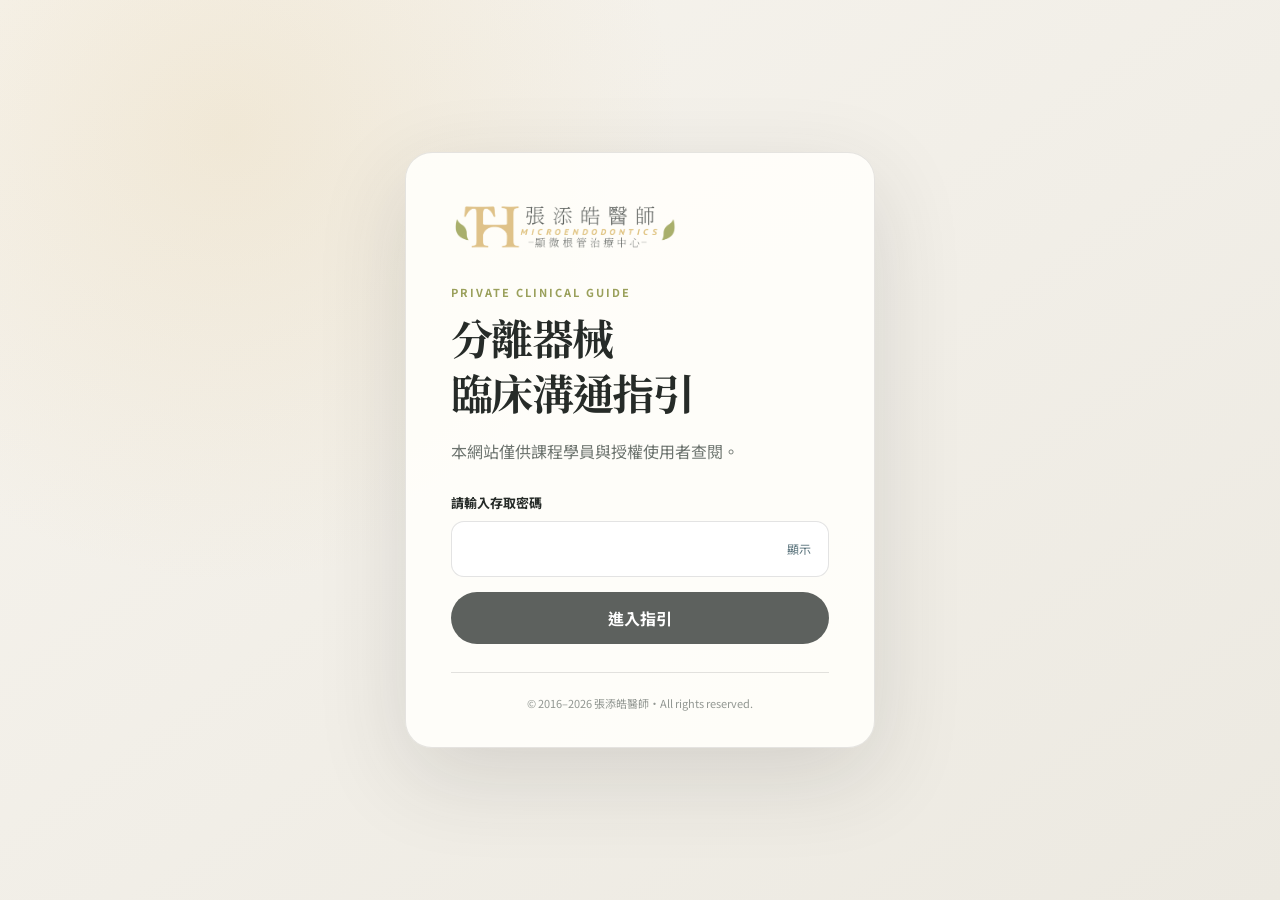
<file: index.html>
<!doctype html>
<html lang="zh-Hant">
  <head>
    <meta charset="UTF-8" />
    <meta name="viewport" content="width=device-width, initial-scale=1" />
    <meta name="description" content="分離器械臨床溝通與處理逐步指引" />
    <link rel="icon" href="data:image/svg+xml,<svg xmlns='http://www.w3.org/2000/svg' viewBox='0 0 64 64'><circle cx='32' cy='32' r='30' fill='%235d615e'/><text x='32' y='40' text-anchor='middle' font-size='25' fill='white'>BF</text></svg>" />
    <link rel="preconnect" href="https://fonts.googleapis.com" />
    <link rel="preconnect" href="https://fonts.gstatic.com" crossorigin />
    <link href="https://fonts.googleapis.com/css2?family=Noto+Sans+TC:wght@400;500;600;700&family=Noto+Serif+TC:wght@600;700&display=swap" rel="stylesheet" />
    <link rel="stylesheet" href="./styles.css?v=1.1.3" />
    <title>分離器械｜臨床溝通指引</title>
  </head>
  <body>
    <section class="password-gate" id="password-gate" aria-labelledby="gate-title">
      <div class="gate-panel">
        <img class="gate-logo" src="./assets/tienhao-logo-color.png" alt="張添皓醫師・顯微根管治療中心" />
        <p class="gate-eyebrow">PRIVATE CLINICAL GUIDE</p>
        <h1 id="gate-title">分離器械<br />臨床溝通指引</h1>
        <p class="gate-intro">本網站僅供課程學員與授權使用者查閱。</p>
        <form id="password-form">
          <label for="password-input">請輸入存取密碼</label>
          <div class="password-field">
            <input id="password-input" type="password" inputmode="text" autocomplete="current-password" required />
            <button type="button" id="password-toggle" aria-label="顯示密碼">顯示</button>
          </div>
          <p class="password-error" id="password-error" role="alert" hidden>密碼不正確，請重新輸入。</p>
          <button class="gate-submit" type="submit">進入指引</button>
        </form>
        <p class="gate-note">© 2016–2026 張添皓醫師・All rights reserved.</p>
      </div>
    </section>

    <div id="protected-app" hidden>
    <header class="topbar">
      <button class="brand" data-action="home">
        <img class="brand-logo" src="./assets/tienhao-logo-color.png" alt="張添皓醫師・顯微根管治療中心" />
        <span class="brand-product"><b>分離器械</b><small>臨床溝通指引</small></span>
      </button>
      <div class="top-actions">
        <button class="quick-mode-button" data-action="quick">30 秒快速處理</button>
        <button class="search-button" data-action="search">⌕ <span>搜尋對話</span></button>
        <button class="menu-button" data-action="toggle-nav" aria-label="開啟選單">☰</button>
      </div>
    </header>

    <div class="app-layout">
      <aside class="sidebar" id="sidebar">
        <div class="sidebar-head">
          <p>臨床情境</p>
          <button data-action="toggle-nav">×</button>
        </div>
        <nav id="case-nav"></nav>
        <div class="sidebar-tools">
          <button data-page="framework">共通處理框架</button>
          <button data-page="faq">病人常見追問</button>
          <button data-page="record">病歷紀錄模板</button>
        </div>
      </aside>

      <main id="app"></main>
    </div>

    <footer class="copyright-footer">
      <div class="copyright-inner">
        <div class="copyright-brand">
          <img src="./assets/tienhao-logo-white.png" alt="張添皓醫師・顯微根管治療中心" />
        </div>
        <div class="copyright-copy">
          <p class="copyright-title">© 2016–2026 張添皓醫師</p>
          <p>（顯微根管治療）<br /><a href="https://dentistry.tw" target="_blank" rel="noopener">dentistry.tw</a> · 版權所有<br />All rights reserved.</p>
        </div>
        <div class="copyright-legal">
          <p class="content-version">內容版本 v1.1 ・ 最後審閱 2026-07-11 ・ 台灣臨床教學情境</p>
          <p>本軟體為專有且具機密性質，未經書面授權不得使用、重製、散布或傳輸。</p>
          <p>This software is proprietary and confidential. No part may be used, reproduced, redistributed, or transmitted without prior written permission.</p>
        </div>
      </div>
    </footer>
    </div>

    <div class="search-modal" id="search-modal" hidden>
      <div class="search-backdrop" data-action="close-search"></div>
      <section class="search-card">
        <div class="search-field">
          <span>⌕</span>
          <input id="search-input" type="search" placeholder="搜尋：轉診、費用、醫療疏失、同意書…" autocomplete="off" />
          <button data-action="close-search">×</button>
        </div>
        <div id="search-results"></div>
      </section>
    </div>

    <script>window.addEventListener("error",function(){var e=document.getElementById("password-error");if(e){e.hidden=false;e.textContent="\u7a0b\u5f0f\u8f09\u5165\u5931\u6557\uff0c\u8acb\u91cd\u65b0\u6574\u7406\u9801\u9762\u3002";}});</script>
    <script src="./config-1.1.3.js"></script>
    <script src="./app-1.1.3.js"></script>
  </body>
</html>
</file>
<file: styles.css>
:root {
  --ink:#262b28; --muted:#6d746f; --paper:#f6f3ed; --white:#fffefa;
  --sage:#5d615e; --olive:#9aa05b; --gold:#d9bb79; --blue:#58717a;
  --red:#9a5d52; --line:rgba(38,43,40,.13); --soft:#ecebe4;
}
*{box-sizing:border-box} html{scroll-behavior:smooth} body{margin:0;color:var(--ink);background:var(--paper);font-family:"Noto Sans TC",sans-serif}
.password-gate{min-height:100vh;padding:40px 20px;display:grid;place-items:center;background:radial-gradient(circle at 18% 15%,rgba(223,195,137,.22),transparent 28rem),linear-gradient(145deg,#f7f4ee,#ece9e1)}.gate-panel{width:min(470px,100%);padding:43px 45px 36px;border:1px solid rgba(93,97,94,.16);border-radius:27px;background:rgba(255,254,250,.93);box-shadow:0 28px 90px rgba(48,52,49,.14)}.gate-logo{display:block;width:230px;height:54px;object-fit:contain;object-position:left center;margin-bottom:34px}.gate-eyebrow{margin:0 0 10px;color:var(--olive);font-size:11px;font-weight:700;letter-spacing:.18em}.gate-panel h1{margin:0;font-family:"Noto Serif TC",serif;font-size:42px;line-height:1.3;letter-spacing:-.04em}.gate-intro{margin:17px 0 28px;color:var(--muted);line-height:1.75}.gate-panel label{display:block;margin-bottom:9px;font-size:13px;font-weight:700}.password-field{display:flex;border:1px solid var(--line);border-radius:13px;background:white;overflow:hidden}.password-field:focus-within{border-color:var(--blue);box-shadow:0 0 0 3px rgba(88,113,122,.12)}.password-field input{width:100%;min-width:0;padding:14px 15px;border:0;outline:0;background:transparent;font-size:18px;letter-spacing:.08em}.password-field button{min-width:58px;padding:0 14px;border:0;background:transparent;color:var(--blue);cursor:pointer;font-size:12px;white-space:nowrap}.password-error{margin:9px 0 0;color:var(--red);font-size:13px}.gate-submit{width:100%;margin-top:15px;padding:14px;border:0;border-radius:999px;background:var(--sage);color:white;font-weight:700;cursor:pointer}.gate-submit:hover{background:#4e5350}.gate-note{margin:28px 0 0;padding-top:22px;border-top:1px solid var(--line);color:#929792;font-size:11px;text-align:center}
button,input{font:inherit} button{color:inherit}.topbar{height:78px;padding:0 34px;display:flex;align-items:center;justify-content:space-between;position:sticky;top:0;z-index:30;background:rgba(246,243,237,.92);backdrop-filter:blur(14px);border-bottom:1px solid var(--line)}
.brand{display:flex;gap:17px;align-items:center;border:0;background:none;text-align:left;cursor:pointer}.brand-logo{display:block;width:190px;height:44px;object-fit:contain}.brand-product{padding-left:17px;border-left:1px solid var(--line)}.brand-product b,.brand-product small{display:block}.brand-product b{font-family:"Noto Serif TC",serif;letter-spacing:.08em}.brand-product small{font-size:10px;color:var(--muted);letter-spacing:.12em;margin-top:2px}
.top-actions{display:flex;gap:8px}.search-button,.menu-button{border:1px solid var(--line);background:rgba(255,255,255,.6);border-radius:999px;padding:9px 15px;cursor:pointer}.menu-button{display:none;width:42px;padding:0}
.app-layout{display:grid;grid-template-columns:280px minmax(0,1fr);min-height:calc(100vh - 78px)}.sidebar{padding:32px 20px;border-right:1px solid var(--line);background:#eeece5;position:sticky;top:78px;height:calc(100vh - 78px);overflow:auto}.sidebar-head{display:flex;justify-content:space-between;align-items:center;padding:0 10px 17px}.sidebar-head p{margin:0;color:var(--muted);font-size:12px;font-weight:700;letter-spacing:.14em}.sidebar-head button{display:none;border:0;background:none;font-size:25px}
#case-nav{display:grid;gap:5px}.nav-case{width:100%;padding:13px 12px;display:flex;gap:12px;border:0;border-radius:12px;background:transparent;text-align:left;cursor:pointer}.nav-case:hover,.nav-case.active{background:var(--white)}.nav-case span{color:var(--olive);font-family:Georgia,serif}.nav-case b{font-size:14px;line-height:1.5}.sidebar-tools{margin-top:24px;padding-top:20px;border-top:1px solid var(--line);display:grid}.sidebar-tools button{padding:11px 12px;border:0;background:none;text-align:left;color:var(--muted);cursor:pointer;border-radius:10px}.sidebar-tools button:hover,.sidebar-tools button.active{color:var(--ink);background:rgba(255,255,255,.65)}
main{min-width:0}.home{max-width:1160px;margin:auto;padding:72px 60px 100px}.eyebrow{margin:0 0 12px;color:var(--olive);font-size:11px;font-weight:700;letter-spacing:.18em}.home h1,.guide-title h1,.tool-page h1{font-family:"Noto Serif TC",serif}.home h1{font-size:clamp(44px,6vw,78px);line-height:1.18;letter-spacing:-.05em;margin:0;max-width:850px}.home-lead{max-width:740px;font-size:18px;line-height:1.9;color:var(--muted);margin:25px 0 40px}.notice{padding:17px 20px;border-left:4px solid var(--gold);background:rgba(217,187,121,.15);line-height:1.7;font-size:14px}.home-grid{display:grid;grid-template-columns:repeat(2,1fr);gap:16px;margin-top:48px}.home-card{min-height:230px;padding:27px;display:flex;flex-direction:column;align-items:flex-start;border:1px solid var(--line);border-radius:20px;background:var(--white);text-align:left;cursor:pointer;transition:.2s}.home-card:hover{transform:translateY(-4px);box-shadow:0 18px 50px rgba(40,45,41,.08);border-color:var(--olive)}.home-card .index{font-family:Georgia,serif;color:var(--olive)}.home-card h2{font-family:"Noto Serif TC",serif;margin:auto 0 10px;font-size:25px}.home-card p{margin:0;color:var(--muted);line-height:1.7;font-size:14px}.home-card small{margin-top:18px;color:var(--blue);font-weight:700}
.guide{max-width:980px;margin:auto;padding:55px 62px 110px}.guide-title{padding-bottom:34px;border-bottom:1px solid var(--line)}.guide-title h1{font-size:48px;margin:0 0 16px;letter-spacing:-.03em}.guide-title .summary{max-width:760px;color:var(--muted);line-height:1.85}.context-strip{display:flex;flex-wrap:wrap;gap:8px;margin-top:22px}.context-strip span{padding:7px 11px;background:var(--soft);border-radius:999px;font-size:12px}
.quick-jump{position:sticky;top:78px;z-index:15;padding:13px 0;display:flex;gap:8px;overflow:auto;background:rgba(246,243,237,.94);backdrop-filter:blur(10px)}.quick-jump a{white-space:nowrap;padding:7px 11px;border:1px solid var(--line);border-radius:999px;color:var(--muted);font-size:12px;text-decoration:none;background:var(--white)}
.phase{padding:42px 0;border-bottom:1px solid var(--line);scroll-margin-top:125px}.phase-head{display:grid;grid-template-columns:54px 1fr;gap:18px;margin-bottom:24px}.phase-number{width:45px;height:45px;display:grid;place-items:center;border-radius:50%;background:var(--sage);color:white;font-family:Georgia,serif;font-size:18px}.phase h2{margin:0;font-family:"Noto Serif TC",serif;font-size:30px}.phase-goal{margin:7px 0 0;color:var(--muted);line-height:1.7}
.action-list{margin:0 0 25px;padding:20px 24px 20px 45px;background:rgba(255,255,255,.52);border-radius:15px}.action-list li{padding:5px 0;line-height:1.65}.dialogue{display:grid;gap:10px}.line{padding:17px 19px;border-radius:16px;line-height:1.8;position:relative}.line.patient{margin-right:12%;background:#e8e4da}.line.doctor{margin-left:7%;background:var(--white);border:1px solid var(--line)}.line strong{display:block;margin-bottom:4px;font-size:12px;color:var(--muted)}.line.doctor strong{color:var(--blue)}.copy-line{position:absolute;right:10px;top:10px;border:0;background:none;color:var(--muted);font-size:11px;cursor:pointer}.copy-line.copied{color:var(--olive)}
.branch{margin-top:18px;border:1px solid var(--line);border-radius:16px;overflow:hidden;background:var(--white)}.branch summary{padding:16px 19px;cursor:pointer;font-weight:700}.branch-content{padding:0 19px 18px}.branch-content .line{margin-top:9px}.tip-grid{display:grid;grid-template-columns:1fr 1fr;gap:12px;margin-top:23px}.tip{padding:18px;border-radius:14px;font-size:13px;line-height:1.7}.tip.good{background:rgba(154,160,91,.15)}.tip.warn{background:rgba(154,93,82,.11)}.tip b{display:block;margin-bottom:6px}.checklist{display:grid;gap:9px;padding:22px;background:var(--white);border:1px solid var(--line);border-radius:17px}.checklist label{display:flex;gap:11px;line-height:1.65;font-size:14px}.checklist input{margin-top:5px}.guide-footer{margin-top:40px;padding:25px;border-radius:18px;background:var(--sage);color:white}.guide-footer h3{margin:0 0 12px}.guide-footer p{margin:0;line-height:1.8;color:rgba(255,255,255,.8)}
.tool-page{max-width:900px;margin:auto;padding:60px 62px 100px}.tool-page h1{font-size:46px;margin:0 0 18px}.tool-lead{color:var(--muted);line-height:1.8}.framework-grid,.faq-list,.record-sections{display:grid;gap:14px;margin-top:35px}.framework-item,.faq-item,.record-card{padding:24px;border:1px solid var(--line);border-radius:17px;background:var(--white)}.framework-item{display:grid;grid-template-columns:52px 1fr;gap:15px}.framework-item strong{color:var(--olive);font:26px Georgia,serif}.framework-item h2,.faq-item h2,.record-card h2{margin:0 0 8px;font-size:19px}.framework-item p,.faq-item p,.record-card p{margin:0;color:var(--muted);line-height:1.75}.record-template{padding:16px;margin-top:12px;background:var(--paper);border-radius:12px;white-space:pre-line;line-height:1.8;font-size:14px}.copy-block{margin-top:12px;border:0;border-radius:999px;background:var(--sage);color:#fff;padding:9px 14px;cursor:pointer}
.search-modal[hidden]{display:none}.search-modal{position:fixed;inset:0;z-index:50;padding:8vh 20px}.search-backdrop{position:absolute;inset:0;background:rgba(28,32,30,.58);backdrop-filter:blur(6px)}.search-card{position:relative;max-width:760px;max-height:80vh;overflow:auto;margin:auto;background:var(--white);border-radius:20px;box-shadow:0 25px 90px rgba(0,0,0,.2)}.search-field{padding:16px;display:flex;align-items:center;gap:10px;border-bottom:1px solid var(--line)}.search-field input{flex:1;border:0;outline:0;background:transparent;font-size:17px}.search-field button{border:0;background:none;font-size:24px}.search-result{display:block;width:100%;padding:17px 20px;border:0;border-bottom:1px solid var(--line);background:none;text-align:left;cursor:pointer}.search-result:hover{background:var(--paper)}.search-result small{color:var(--olive)}.search-result b{display:block;margin:5px 0}.search-result p{margin:0;color:var(--muted);font-size:13px;line-height:1.6}.empty-search{padding:35px;text-align:center;color:var(--muted)}
.copyright-footer{position:relative;z-index:10;padding:43px 42px 48px;color:rgba(255,255,255,.58);background:#353a37;border-top:2px solid rgba(223,195,137,.28);box-shadow:inset 0 -4px 0 rgba(170,174,108,.45)}.copyright-inner{max-width:1180px;margin:auto;display:grid;grid-template-columns:180px 250px minmax(0,1fr);gap:34px;align-items:center}.copyright-brand img{display:block;width:180px;max-height:72px;object-fit:contain;object-position:left center}.copyright-copy{padding-left:28px;border-left:1px solid rgba(255,255,255,.13)}.copyright-copy p,.copyright-legal p{margin:0;line-height:1.65}.copyright-title{color:#d9bb79;font-size:19px;font-weight:700}.copyright-copy a{color:inherit;text-decoration:none}.copyright-legal{padding-left:34px;border-left:1px solid rgba(255,255,255,.13);font-size:14px}.copyright-legal p+p{margin-top:12px}
@media(max-width:850px){.gate-panel{padding:34px 25px 29px}.gate-logo{width:190px;height:46px;margin-bottom:27px}.gate-panel h1{font-size:35px}.topbar{height:72px;padding:0 17px}.brand{gap:9px}.brand-logo{width:126px;height:34px}.brand-product{padding-left:10px}.brand-product b{font-size:12px}.brand-product small{display:none}.search-button span{display:none}.menu-button{display:block}.app-layout{display:block}.sidebar{position:fixed;z-index:40;left:0;top:0;width:min(320px,86vw);height:100vh;transform:translateX(-105%);transition:.25s;box-shadow:20px 0 70px rgba(0,0,0,.18)}.sidebar.open{transform:none}.sidebar-head button{display:block}.home,.guide,.tool-page{padding-left:23px;padding-right:23px}.home{padding-top:48px}.home-grid{grid-template-columns:1fr}.guide-title h1,.tool-page h1{font-size:36px}.guide{padding-top:35px}.phase-head{grid-template-columns:44px 1fr;gap:12px}.phase h2{font-size:25px}.line.patient{margin-right:3%}.line.doctor{margin-left:3%}.tip-grid{grid-template-columns:1fr}.quick-jump{top:72px}.framework-item{grid-template-columns:42px 1fr}.copyright-footer{padding:34px 23px 39px}.copyright-inner{display:block}.copyright-brand img{width:190px}.copyright-copy,.copyright-legal{padding-left:0;border-left:0}.copyright-copy{margin-top:22px}.copyright-legal{margin-top:25px;padding-top:23px;border-top:1px solid rgba(255,255,255,.13);font-size:13px}}
.quick-mode-button{border:1px solid var(--sage);background:var(--sage);color:#fff;border-radius:999px;padding:9px 15px;cursor:pointer;font-weight:700}
.guide-meta{display:flex;flex-wrap:wrap;gap:7px;margin:-20px 0 28px}.guide-meta span{padding:6px 10px;border-radius:999px;background:var(--soft);color:var(--muted);font-size:11px}
.quick-hero-button{width:100%;margin-top:18px;padding:20px 23px;display:flex;justify-content:space-between;align-items:center;gap:18px;border:0;border-radius:16px;background:var(--sage);color:white;text-align:left;cursor:pointer}.quick-hero-button b{font-family:"Noto Serif TC",serif;font-size:21px}.quick-hero-button span{color:rgba(255,255,255,.75);font-size:13px}
.quick-page{max-width:1100px}.quick-case-grid{display:grid;grid-template-columns:repeat(2,minmax(0,1fr));gap:16px;margin-top:32px}.quick-case{padding:24px;border:1px solid var(--line);border-radius:19px;background:var(--white)}.quick-case-head{display:flex;gap:12px;align-items:flex-start;padding-bottom:16px;border-bottom:1px solid var(--line)}.quick-case-head span{color:var(--olive);font-family:Georgia,serif}.quick-case-head h2{margin:0;font-family:"Noto Serif TC",serif;font-size:21px;line-height:1.45}
.quick-block{margin-top:17px}.quick-block>b{display:block;margin-bottom:8px;color:var(--blue);font-size:12px}.quick-block ol{margin:0;padding-left:21px}.quick-block li,.quick-block p{font-size:14px;line-height:1.7}.quick-block p{margin:0}.quick-block.say{padding:15px;border-radius:13px;background:rgba(154,160,91,.13)}.quick-block.stop{padding:15px;border-radius:13px;background:rgba(154,93,82,.1)}.quick-block.stop>b{color:var(--red)}.open-full{width:100%;margin-top:18px;padding:11px;border:1px solid var(--line);border-radius:999px;background:transparent;color:var(--blue);font-weight:700;cursor:pointer}.content-version{margin-bottom:10px!important;color:#d9bb79;font-weight:700}
@media(max-width:850px){.quick-mode-button{display:none}.quick-hero-button{display:block}.quick-hero-button span{display:block;margin-top:7px}.quick-case-grid{grid-template-columns:1fr}.guide-meta{margin-top:-10px}}
</file>
